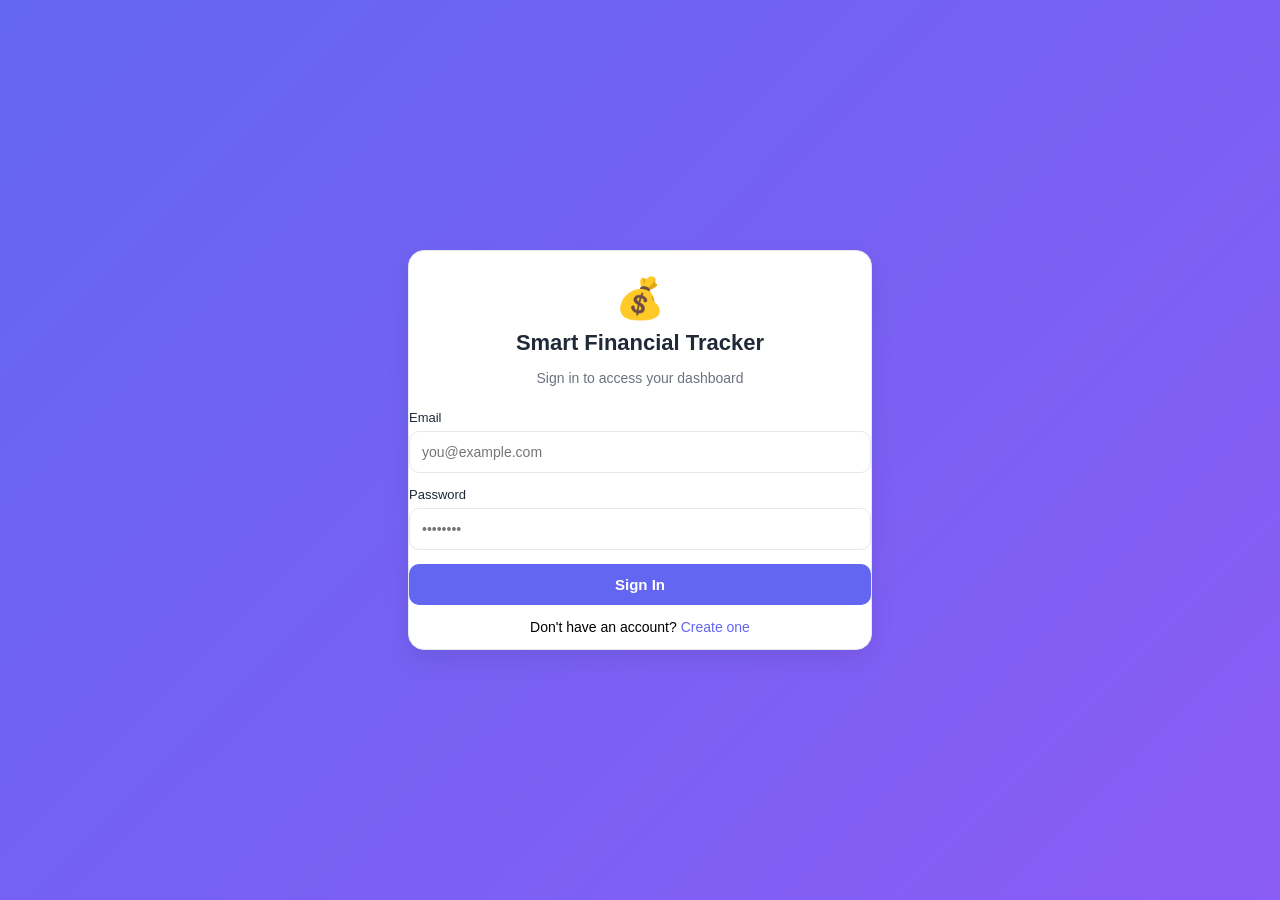
<file: login.html>
<!DOCTYPE html>
<html lang="en">
<head>
    <meta charset="UTF-8">
    <meta name="viewport" content="width=device-width, initial-scale=1.0">
    <title>Login - Smart Financial Tracker</title>
    <link rel="stylesheet" href="login.css">
</head>
<body>
    <div class="login-container">
        <div class="login-card">
            <div class="login-header">
                <div class="logo">💰</div>
                <h1>Smart Financial Tracker</h1>
                <p class="subtitle">Sign in to access your dashboard</p>
            </div>

            <form id="loginForm" class="login-form">
                <div class="form-group">
                    <label for="email">Email</label>
                    <input type="email" id="email" placeholder="you@example.com" required>
                </div>
                <div class="form-group">
                    <label for="password">Password</label>
                    <input type="password" id="password" placeholder="••••••••" required>
                </div>
                <button type="submit" class="btn btn-primary">Sign In</button>
            </form>

            <div class="login-footer">
                <p>Don't have an account? <a href="sign-up.html">Create one</a></p>
            </div>
        </div>
    </div>

    <script src="api.js"></script>
    <script src="db.js"></script>
    <script>
    (function() {
      if (localStorage.getItem('isLoggedIn') === 'true') {
        window.location.replace('index.html');
        return;
      }
      document.getElementById('loginForm').addEventListener('submit', function(e) {
        e.preventDefault();
        const email = document.getElementById('email').value.trim();
        const nameGuess = email.split('@')[0] || 'User';
        localStorage.setItem('isLoggedIn', 'true');
        localStorage.setItem('userEmail', email.toLowerCase());
        localStorage.setItem('userName', nameGuess.charAt(0).toUpperCase() + nameGuess.slice(1));
        (async function() {
          const e = email.toLowerCase();
          const n = localStorage.getItem('userName');
          const apiOk = await (window.API ? API.upsertUserProfile(e, n) : null);
          if (!apiOk) DB.upsertUserProfile({ email: e, name: n });
        })();
        window.location.replace('index.html');
      });
    })();
    </script>
</body>
<!-- Keep this page minimal; all app logic lives in index.html + app.js -->
</html>
</file>
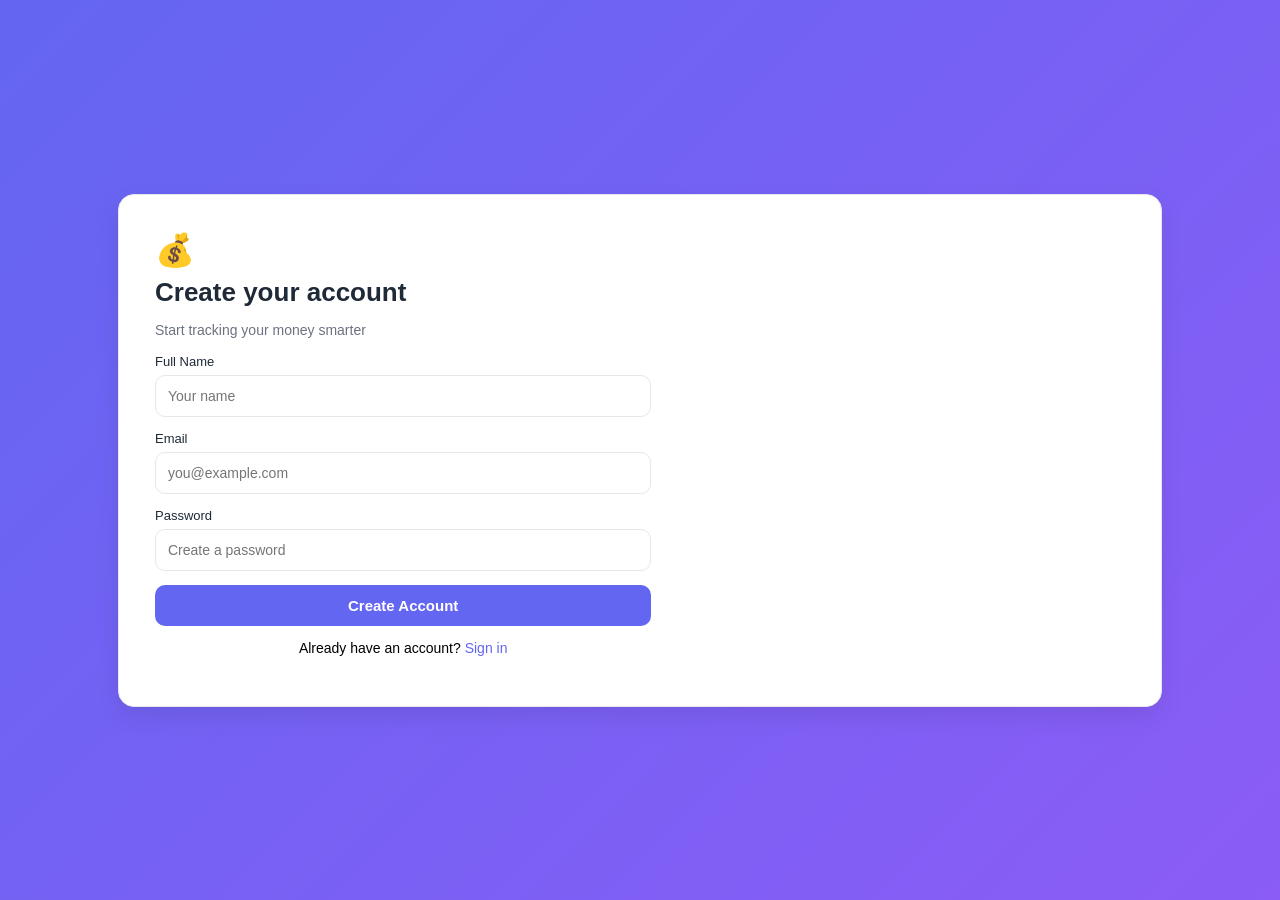
<file: sign-up.html>
<!DOCTYPE html>
<html lang="en">
<head>
    <meta charset="UTF-8">
    <meta name="viewport" content="width=device-width, initial-scale=1.0">
    <title>Sign Up - Smart Financial Tracker</title>
    <link rel="stylesheet" href="sign-up.css">
</head>
<body>
    <div class="signup-container">
        <div class="signup-card">
            <div class="signup-content">
                <div class="signup-header">
                    <div class="logo">💰</div>
                    <h1>Create your account</h1>
                    <p class="subtitle">Start tracking your money smarter</p>
                </div>

                <form id="signupForm" class="signup-form">
                    <div class="form-row">
                        <div class="form-group">
                            <label for="name">Full Name</label>
                            <input type="text" id="name" placeholder="Your name" required>
                        </div>
                    </div>
                    <div class="form-row">
                        <div class="form-group">
                            <label for="email">Email</label>
                            <input type="email" id="email" placeholder="you@example.com" required>
                        </div>
                    </div>
                    <div class="form-row">
                        <div class="form-group">
                            <label for="password">Password</label>
                            <input type="password" id="password" placeholder="Create a password" required>
                        </div>
                    </div>
                    <button type="submit" class="btn btn-primary">Create Account</button>
                </form>

                <div class="signup-footer">
                    <p>Already have an account? <a href="login.html">Sign in</a></p>
                </div>
            </div>
        </div>
    </div>

    <script src="api.js"></script>
    <script src="db.js"></script>
    <script>
    (function() {
      if (localStorage.getItem('isLoggedIn') === 'true') {
        window.location.replace('index.html');
        return;
      }
      document.getElementById('signupForm').addEventListener('submit', function(e) {
        e.preventDefault();
        const name = document.getElementById('name').value.trim() || 'User';
        const email = document.getElementById('email').value.trim().toLowerCase();
        localStorage.setItem('isLoggedIn', 'true');
        localStorage.setItem('userEmail', email);
        localStorage.setItem('userName', name);
        (async function() {
          const apiOk = await (window.API ? API.upsertUserProfile(email, name) : null);
          if (!apiOk) DB.upsertUserProfile({ email, name });
        })();
        window.location.replace('index.html');
      });
    })();
    </script>
</body>
</html>
</file>
<file: login.css>
:root {
  --primary: #6366f1;
  --primary-dark: #4f46e5;
  --text: #1f2937;
  --muted: #6b7280;
  --bg: #f8fafc;
  --card: #ffffff;
  --border: #e5e7eb;
  --shadow: 0 10px 25px rgba(0,0,0,0.08);
}

* {
  box-sizing: border-box;
}

html, body {
  height: 100%;
}

body {
  margin: 0;
  font-family: -apple-system, BlinkMacSystemFont, 'Segoe UI', Roboto, 'Helvetica Neue', Arial, sans-serif;
  background: linear-gradient(135deg, var(--primary), #8b5cf6);
  display: flex;
  align-items: center;
  justify-content: center;
}

.login-container {
  width: 100%;
  max-width: 520px;
  padding: 28px;
}

.login-card {
  background: var(--card);
  border: 1px solid var(--border);
  border-radius: 16px;
  padding: 0;
  box-shadow: var(--shadow);
  overflow: hidden;
}

.login-media { height: 220px; }
.login-media .hero-3d { width: 100%; height: 100%; object-fit: cover; display: block; }

.login-header {
  text-align: center;
  margin: 24px;
}

.logo {
  font-size: 40px;
}

.login-header h1 {
  margin: 8px 0 6px;
  font-size: 22px;
  color: var(--text);
}

.subtitle {
  color: var(--muted);
  font-size: 14px;
}

.login-form .form-group {
  margin-bottom: 14px;
}

.login-form label {
  display: block;
  font-size: 13px;
  color: var(--text);
  margin-bottom: 6px;
}

.login-form input {
  width: 100%;
  padding: 12px;
  border: 1px solid var(--border);
  border-radius: 10px;
  font-size: 14px;
}

.btn {
  width: 100%;
  padding: 12px 16px;
  border: none;
  border-radius: 10px;
  background: var(--primary);
  color: #fff;
  font-size: 15px;
  font-weight: 600;
  cursor: pointer;
}

.btn:hover {
  background: var(--primary-dark);
}

.login-footer {
  text-align: center;
  margin-top: 14px;
  font-size: 14px;
}

.login-footer a { color: var(--primary); text-decoration: none; }
</file>
<file: sign-up.css>
:root {
  --primary: #6366f1;
  --primary-dark: #4f46e5;
  --text: #1f2937;
  --muted: #6b7280;
  --bg: #f8fafc;
  --card: #ffffff;
  --border: #e5e7eb;
  --shadow: 0 10px 25px rgba(0,0,0,0.08);
}

* { box-sizing: border-box; }

html, body { height: 100%; }

body {
  margin: 0;
  font-family: -apple-system, BlinkMacSystemFont, 'Segoe UI', Roboto, 'Helvetica Neue', Arial, sans-serif;
  background: linear-gradient(135deg, var(--primary), #8b5cf6);
  display: flex;
  align-items: center;
  justify-content: center;
}

.signup-container { width: 100%; max-width: 1100px; padding: 28px; }

.signup-card {
  background: var(--card);
  border: 1px solid var(--border);
  border-radius: 16px;
  padding: 0;
  box-shadow: var(--shadow);
  display: grid;
  grid-template-columns: 1.2fr 1fr;
  overflow: hidden;
}

.signup-media { position: relative; min-height: 480px; }
.signup-media .hero-3d { width: 100%; height: 100%; object-fit: cover; display: block; }

.signup-content { padding: 36px; }

.signup-header { text-align: left; margin-bottom: 16px; }
.logo { font-size: 32px; }
.signup-header h1 { margin: 8px 0 6px; font-size: 26px; color: var(--text); }
.subtitle { color: var(--muted); font-size: 14px; }

.signup-form .form-group { margin-bottom: 14px; }
.signup-form label { display: block; font-size: 13px; color: var(--text); margin-bottom: 6px; }
.signup-form input { width: 100%; padding: 12px; border: 1px solid var(--border); border-radius: 10px; font-size: 14px; }

.btn { width: 100%; padding: 12px 16px; border: none; border-radius: 10px; background: var(--primary); color: #fff; font-size: 15px; font-weight: 600; cursor: pointer; }
.btn:hover { background: var(--primary-dark); }

.signup-footer { text-align: center; margin-top: 14px; font-size: 14px; }
.signup-footer a { color: var(--primary); text-decoration: none; }

@media (max-width: 900px) {
  .signup-card { grid-template-columns: 1fr; }
  .signup-media { height: 180px; }
}
</file>
